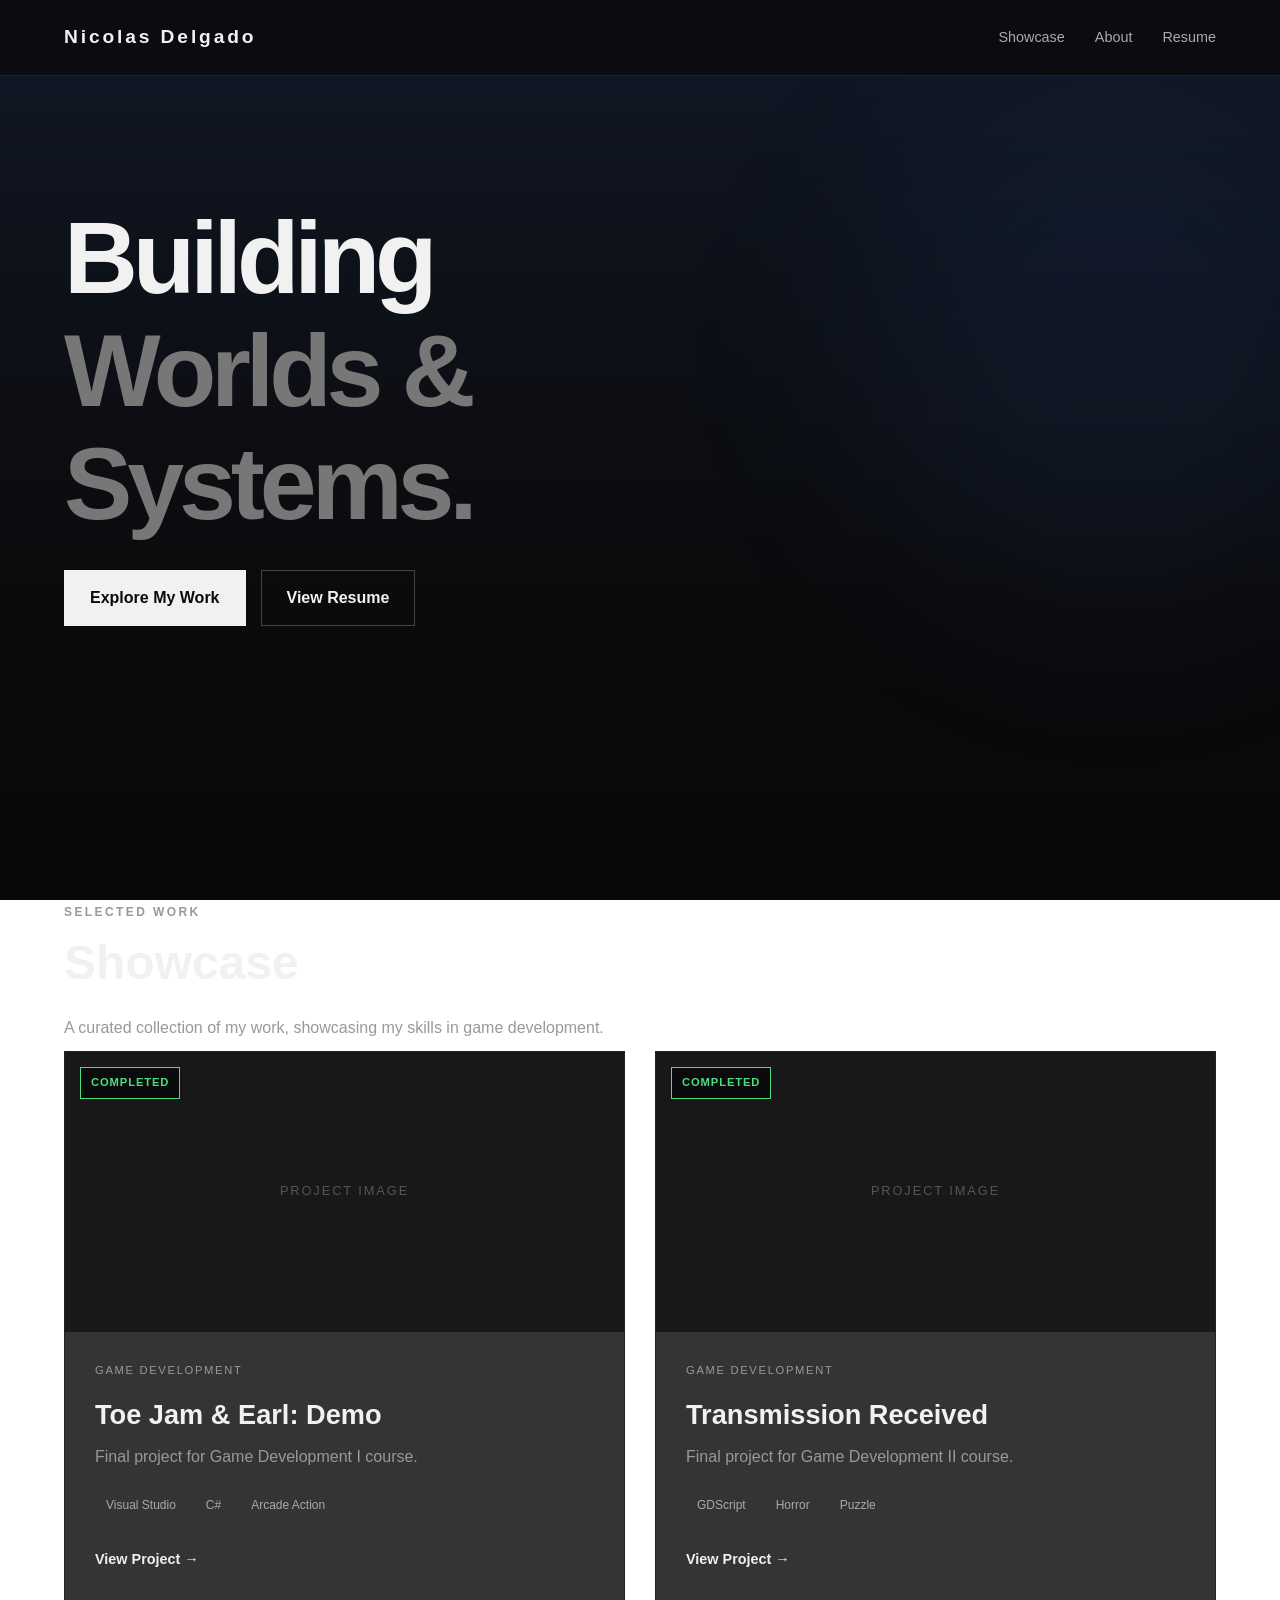
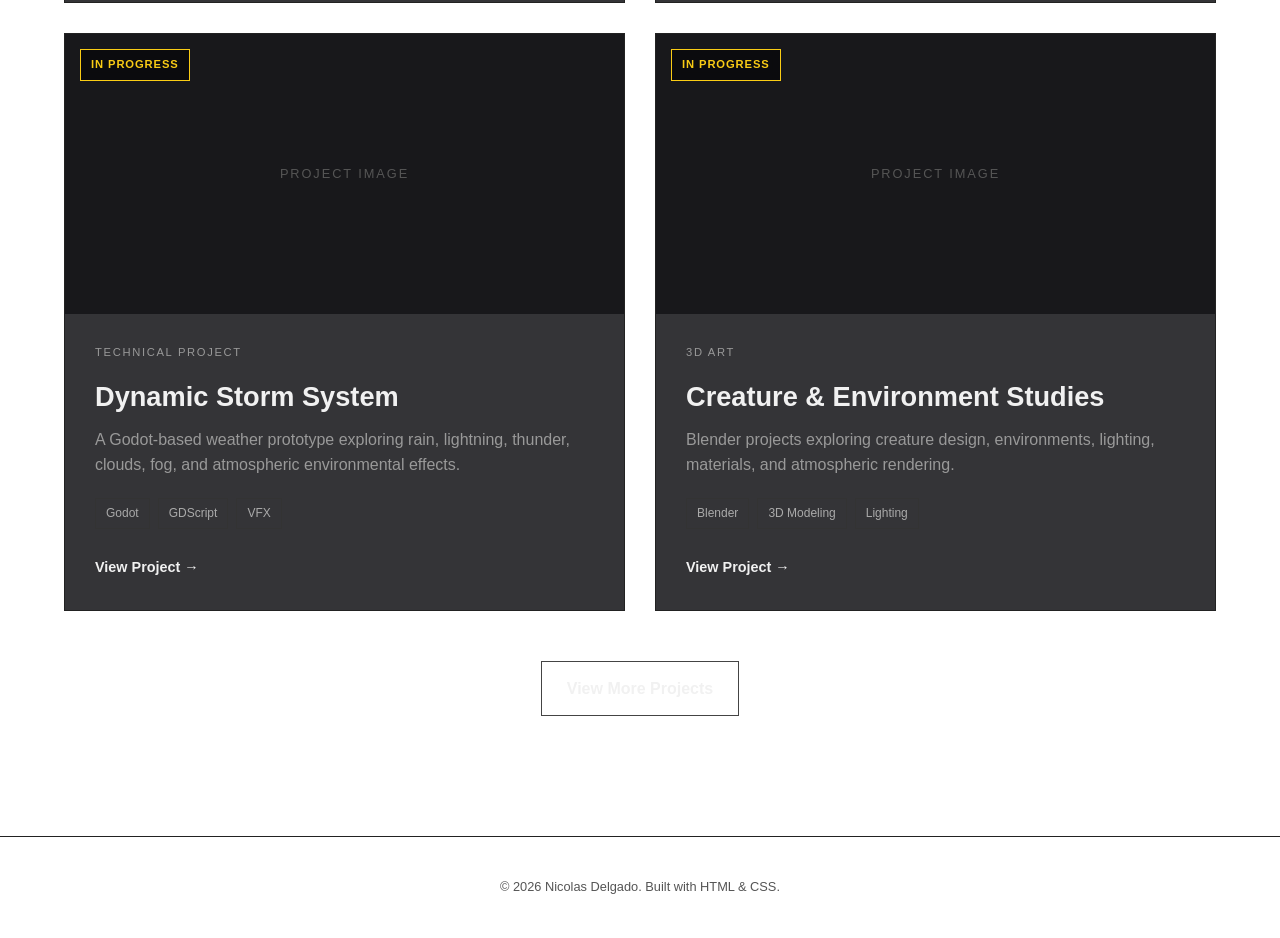
<file: index.html>
<!DOCTYPE html>
<html lang="en">
<head>
    <meta charset="UTF-8">
    <meta name="viewport" content="width=device-width, initial-scale=1.0">

    <title>Projects | Nicolas Delgado</title>

    <link rel="stylesheet" href="style.css">
</head>

<body>

    <!-- =========================
         NAVIGATION
    ========================== -->

    <header>
        <nav class="navbar">

            <a href="#" class="logo">Nicolas Delgado</a>

            <div class="nav-links">
                <a href="#projects">Showcase</a>
                <a href="about.html">About</a>

                <a href="resume.pdf" target="_blank">Resume</a>
            </div>

        </nav>
    </header>


    <main>

        <!-- =========================
             HERO
        ========================== -->

        <section class="hero">

            <div class="hero-content">

                <h1>
                    Building 
                    <span>Worlds & Systems.</span>
                </h1>

                <div class="hero-buttons">

                    <a href="projects.html" class="button primary">
                        Explore My Work
                    </a>

                    <a href="resume.pdf" class="button secondary" target="_blank">
                        View Resume
                    </a>

                </div>

            </div>


        </section>


        <!-- =========================
             FEATURED PROJECTS
        ========================== -->

        <section id="projects" class="section">

            <div class="section-heading">

                <p class="eyebrow">SELECTED WORK</p>

                <h2>Showcase</h2>

                <p>
                    A curated collection of my work, showcasing my skills
                    in game development.
                </p>

            </div>


            <div class="project-grid">


                <!-- PROJECT 1 -->

                <article class="project-card">

                    <div class="project-image">

                        <div class="project-status completed">
                            Completed
                        </div>

                        <div class="placeholder">
                            PROJECT IMAGE
                        </div>

                    </div>

                    <div class="project-content">

                        <p class="project-type">
                            GAME DEVELOPMENT
                        </p>

                        <h3>
                            Toe Jam & Earl: Demo
                        </h3>

                        <p>
                            Final project for Game Development I course.
                        </p>

                        <div class="tags">

                            <span>Visual Studio</span>
                            <span>C#</span>
                            <span>Arcade Action</span>

                        </div>

                        <a
                            href="projects/project-TJE.html"
                            class="project-link"
                        >
                            View Project →
                        </a>

                    </div>

                </article>

                <!-- PROJECT 2 -->

                <article class="project-card">

                    <div class="project-image">

                        <div class="project-status completed">
                            Completed
                        </div>

                        <div class="placeholder">
                            PROJECT IMAGE
                        </div>

                    </div>

                    <div class="project-content">

                        <p class="project-type">
                            GAME DEVELOPMENT
                        </p>

                        <h3>
                            Transmission Received
                        </h3>

                        <p>
                            Final project for Game Development II course.
                        </p>

                        <div class="tags">

                            <span>GDScript</span>
                            <span>Horror</span>
                            <span>Puzzle</span>

                        </div>

                        <a
                            href="projects/project-TR.html"
                            class="project-link"
                        >
                            View Project →
                        </a>

                    </div>

                </article>

                <!-- PROJECT 3 -->

                <article class="project-card">

                    <div class="project-image">

                        <div class="project-status in-progress">
                            In Progress
                        </div>

                        <div class="placeholder">
                            PROJECT IMAGE
                        </div>

                    </div>


                    <div class="project-content">

                        <p class="project-type">
                            TECHNICAL PROJECT
                        </p>

                        <h3>Dynamic Storm System</h3>

                        <p>
                            A Godot-based weather prototype exploring rain,
                            lightning, thunder, clouds, fog, and atmospheric
                            environmental effects.
                        </p>

                        <div class="tags">
                            <span>Godot</span>
                            <span>GDScript</span>
                            <span>VFX</span>
                        </div>

                        <a href="projects/systems-weather.html" class="project-link">
                            View Project →
                        </a>

                    </div>

                </article>

                <!-- PROJECT 4 -->

                <article class="project-card">

                    <div class="project-image">

                        <div class="project-status in-progress">
                            In Progress
                        </div>

                        <div class="placeholder">
                            PROJECT IMAGE
                        </div>

                    </div>


                    <div class="project-content">

                        <p class="project-type">
                            3D ART
                        </p>

                        <h3>Creature & Environment Studies</h3>

                        <p>
                            Blender projects exploring creature design,
                            environments, lighting, materials, and atmospheric
                            rendering.
                        </p>

                        <div class="tags">
                            <span>Blender</span>
                            <span>3D Modeling</span>
                            <span>Lighting</span>
                        </div>

                        <a href="projects/project-creature.html" class="project-link">
                            View Project →
                        </a>

                    </div>

                </article>


            </div>


            <!-- EXPANDED PORTFOLIO BUTTON -->

            <div class="view-more-wrapper">

                <a href="projects.html" class="button secondary">
                    View More Projects
                </a>

            </div>

        </section>


    </main>


    <!-- =========================
         FOOTER
    ========================== -->

    <footer>

        <p>
            © 2026 Nicolas Delgado. Built with HTML & CSS.
        </p>

    </footer>


</body>
</html>
</file>
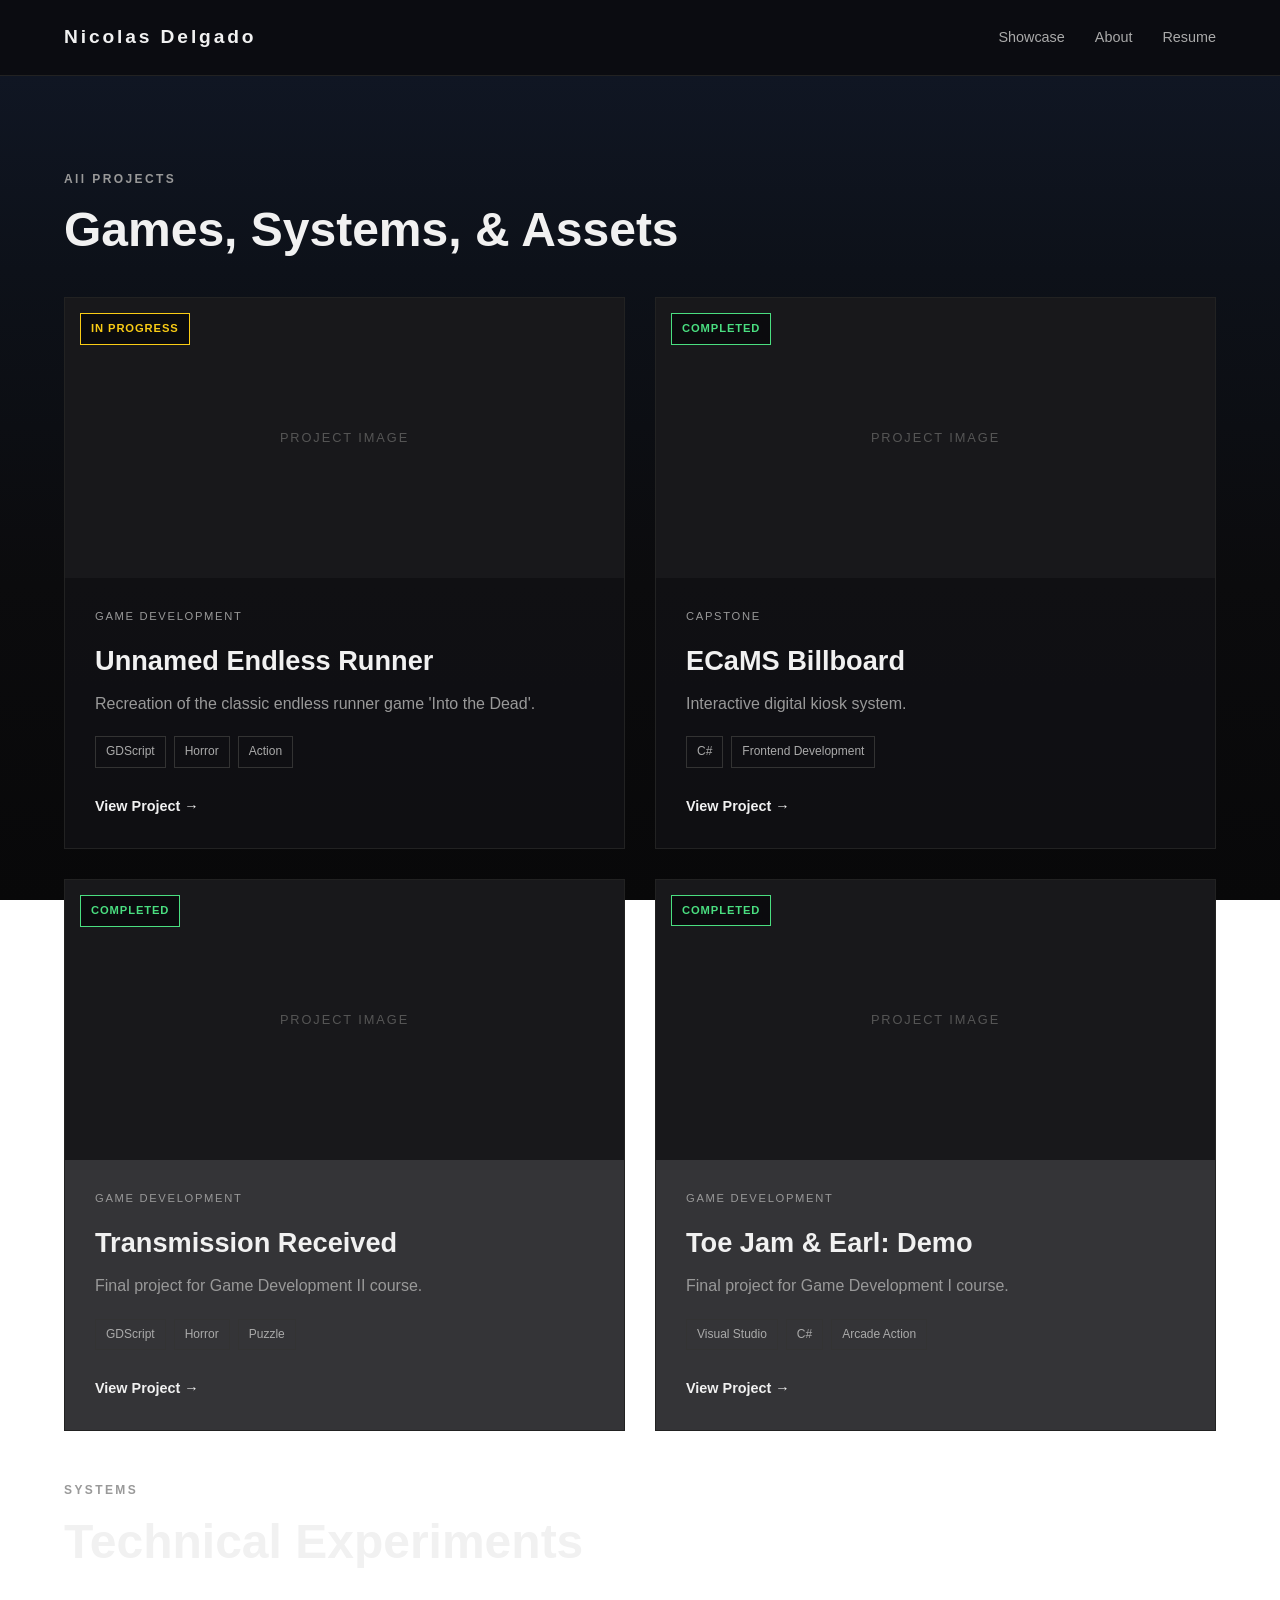
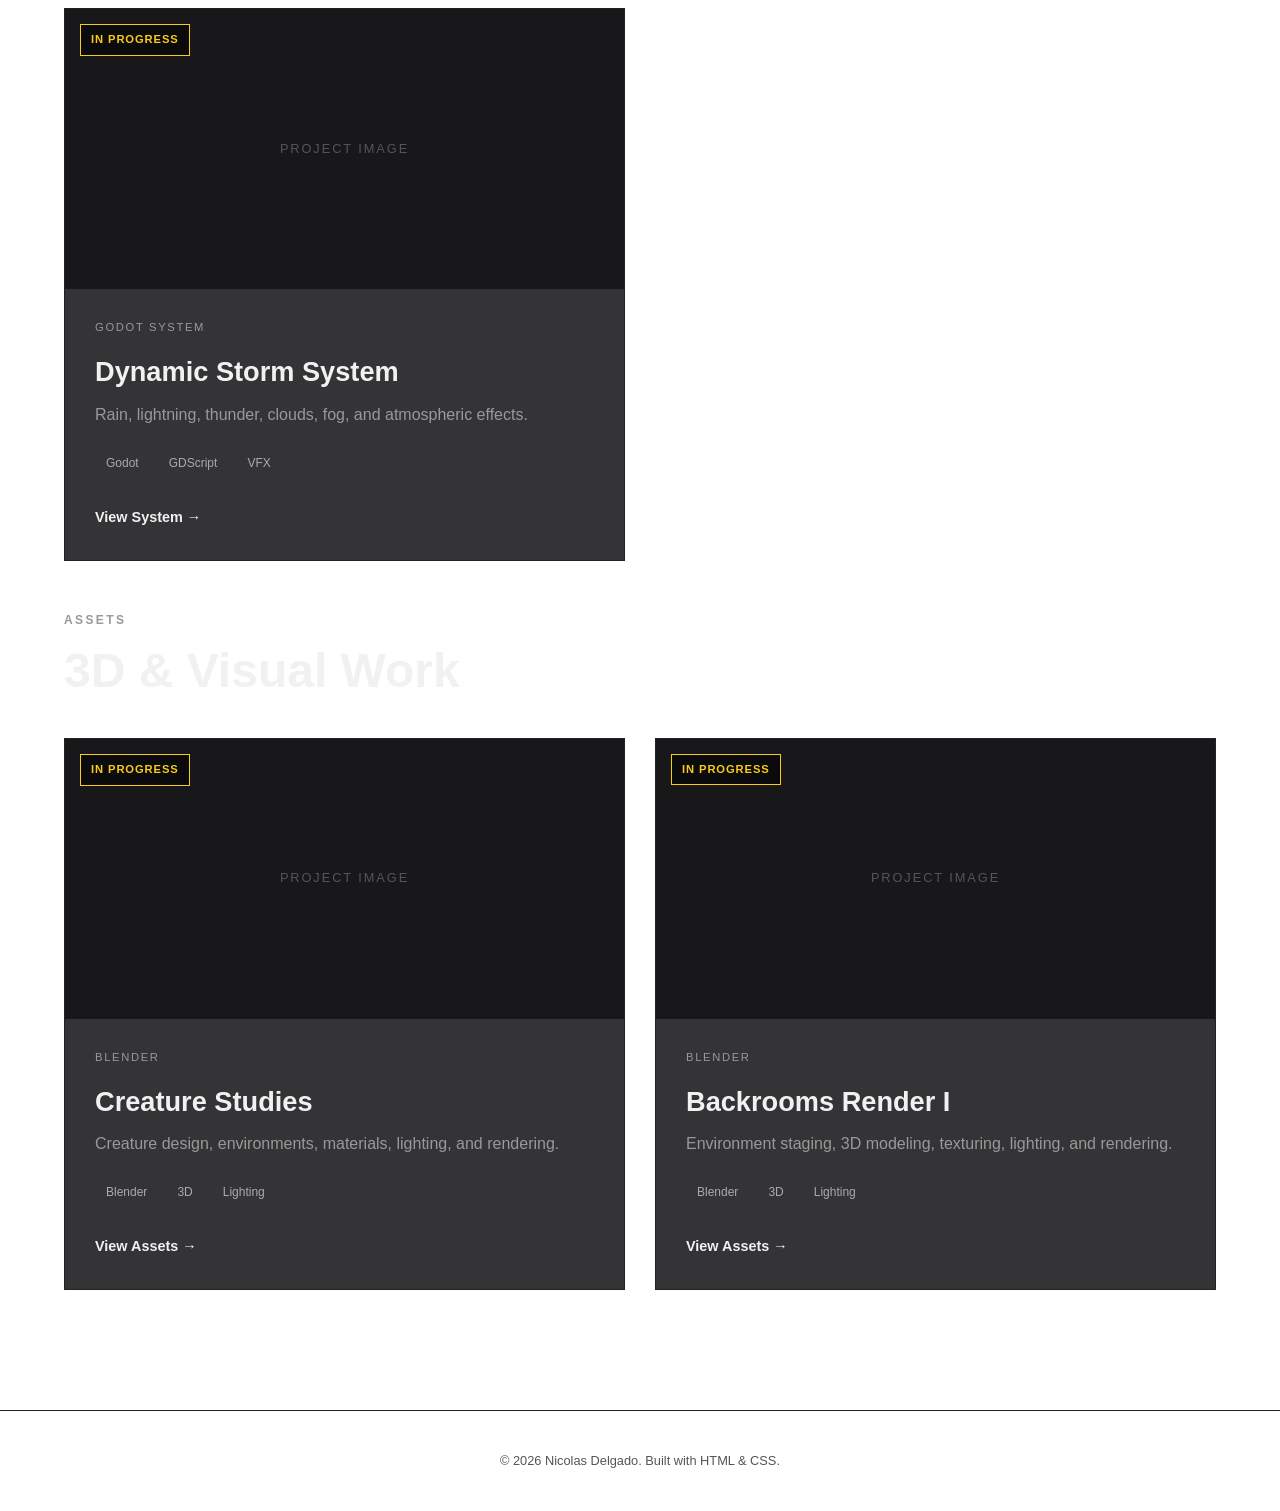
<file: projects.html>
<!DOCTYPE html>
<html lang="en">

<head>

    <meta charset="UTF-8">

    <meta
        name="viewport"
        content="width=device-width, initial-scale=1.0"
    >

    <title>Projects | Nicolas Delgado</title>

    <link rel="stylesheet" href="style.css">

</head>


<body>


<header>

    <nav class="navbar">

        <a href="index.html" class="logo">
            Nicolas Delgado
        </a>

        <div class="nav-links">

            <a href="index.html#projects">
                Showcase
            </a>

            <a href="about.html#about">
                About
            </a>

            <a href="resume.pdf" target="_blank">
                Resume
            </a>

        </div>

    </nav>

</header>


<main>


    <!-- =========================
         PAGE HEADER
    ========================== -->

    <section class="section">

        <div class="portfolio-category">

            <p class="eyebrow">
                All PROJECTS
            </p>

            <h2>
                Games, Systems, & Assets
            </h2>


            <div class="project-grid">

                <article class="project-card">

                    <div class="project-image">

                        <div class="project-status in-progress">
                            In Progress
                        </div>

                        <div class="placeholder">
                            PROJECT IMAGE
                        </div>

                    </div>

                    <div class="project-content">

                        <p class="project-type">
                            GAME DEVELOPMENT
                        </p>

                        <h3>
                            Unnamed Endless Runner
                        </h3>

                        <p>
                            Recreation of the classic endless runner game 'Into the Dead'.
                        </p>

                        <div class="tags">

                            <span>GDScript</span>
                            <span>Horror</span>
                            <span>Action</span>

                        </div>

                        <a
                            href="projects/project-runZ.html"
                            class="project-link"
                        >
                            View Project →
                        </a>

                    </div>

                </article>

                <article class="project-card">

                    <div class="project-image">

                        <div class="project-status completed">
                            Completed
                        </div>

                        <div class="placeholder">
                            PROJECT IMAGE
                        </div>

                    </div>

                    <div class="project-content">

                        <p class="project-type">
                            CAPSTONE
                        </p>

                        <h3>
                            ECaMS Billboard
                        </h3>

                        <p>
                            Interactive digital kiosk system.
                        </p>

                        <div class="tags">

                            <span>C#</span>
                            <span>Frontend Development</span>

                        </div>

                        <a
                            href="projects/project-ecams.html"
                            class="project-link"
                        >
                            View Project →
                        </a>

                    </div>

                </article>

                                <article class="project-card">

                    <div class="project-image">

                        <div class="project-status completed">
                            Completed
                        </div>

                        <div class="placeholder">
                            PROJECT IMAGE
                        </div>

                    </div>

                    <div class="project-content">

                        <p class="project-type">
                            GAME DEVELOPMENT
                        </p>

                        <h3>
                            Transmission Received
                        </h3>

                        <p>
                            Final project for Game Development II course.
                        </p>

                        <div class="tags">

                            <span>GDScript</span>
                            <span>Horror</span>
                            <span>Puzzle</span>

                        </div>

                        <a
                            href="projects/project-TR.html"
                            class="project-link"
                        >
                            View Project →
                        </a>

                    </div>

                </article>

                <article class="project-card">

                    <div class="project-image">

                        <div class="project-status completed">
                            Completed
                        </div>

                        <div class="placeholder">
                            PROJECT IMAGE
                        </div>

                    </div>

                    <div class="project-content">

                        <p class="project-type">
                            GAME DEVELOPMENT
                        </p>

                        <h3>
                            Toe Jam & Earl: Demo
                        </h3>

                        <p>
                            Final project for Game Development I course.
                        </p>

                        <div class="tags">

                            <span>Visual Studio</span>
                            <span>C#</span>
                            <span>Arcade Action</span>

                        </div>

                        <a
                            href="projects/project-TJE.html"
                            class="project-link"
                        >
                            View Project →
                        </a>

                    </div>

                </article>

            </div>

        </div>


        <!-- =========================
             SYSTEMS
        ========================== -->

        <div class="portfolio-category">

            <p class="eyebrow">
                SYSTEMS
            </p>

            <h2>
                Technical Experiments
            </h2>


            <div class="project-grid">


                <article class="project-card">

                    <div class="project-image">

                        <div class="project-status in-progress">
                            In Progress
                        </div>

                        <div class="placeholder">
                            PROJECT IMAGE
                        </div>

                    </div>

                    <div class="project-content">

                        <p class="project-type">
                            GODOT SYSTEM
                        </p>

                        <h3>
                            Dynamic Storm System
                        </h3>

                        <p>
                            Rain, lightning, thunder, clouds,
                            fog, and atmospheric effects.
                        </p>

                        <div class="tags">

                            <span>Godot</span>
                            <span>GDScript</span>
                            <span>VFX</span>

                        </div>

                        <a
                            href="projects/systems-weather.html"
                            class="project-link"
                        >
                            View System →
                        </a>

                    </div>

                </article>


            </div>

        </div>


        <!-- =========================
             ASSETS
        ========================== -->

        <div class="portfolio-category">

            <p class="eyebrow">
                ASSETS
            </p>

            <h2>
                3D & Visual Work
            </h2>


            <div class="project-grid">


                <article class="project-card">

                    <div class="project-image">

                        <div class="project-status in-progress">
                            In Progress
                        </div>

                        <div class="placeholder">
                            PROJECT IMAGE
                        </div>

                    </div>

                    <div class="project-content">

                        <p class="project-type">
                            BLENDER
                        </p>

                        <h3>
                            Creature Studies
                        </h3>

                        <p>
                            Creature design, environments,
                            materials, lighting, and rendering.
                        </p>

                        <div class="tags">

                            <span>Blender</span>
                            <span>3D</span>
                            <span>Lighting</span>

                        </div>

                        <a
                            href="projects/project-creature.html"
                            class="project-link"
                        >
                            View Assets →
                        </a>

                    </div>

                </article>

                <article class="project-card">

                    <div class="project-image">

                        <div class="project-status in-progress">
                            In Progress
                        </div>

                        <div class="placeholder">
                            PROJECT IMAGE
                        </div>

                    </div>

                    <div class="project-content">

                        <p class="project-type">
                            BLENDER
                        </p>

                        <h3>
                            Backrooms Render I
                        </h3>

                        <p>
                            Environment staging, 3D modeling, texturing,
                            lighting, and rendering.
                        </p>

                        <div class="tags">

                            <span>Blender</span>
                            <span>3D</span>
                            <span>Lighting</span>

                        </div>

                        <a
                            href="projects/render-backrooms-1.html"
                            class="project-link"
                        >
                            View Assets →
                        </a>

                    </div>

                </article>

            </div>

        </div>

    </section>

</main>


<footer>

    <p>
        © 2026 Nicolas Delgado. Built with HTML & CSS.
    </p>

</footer>

</body>

</html>
</file>
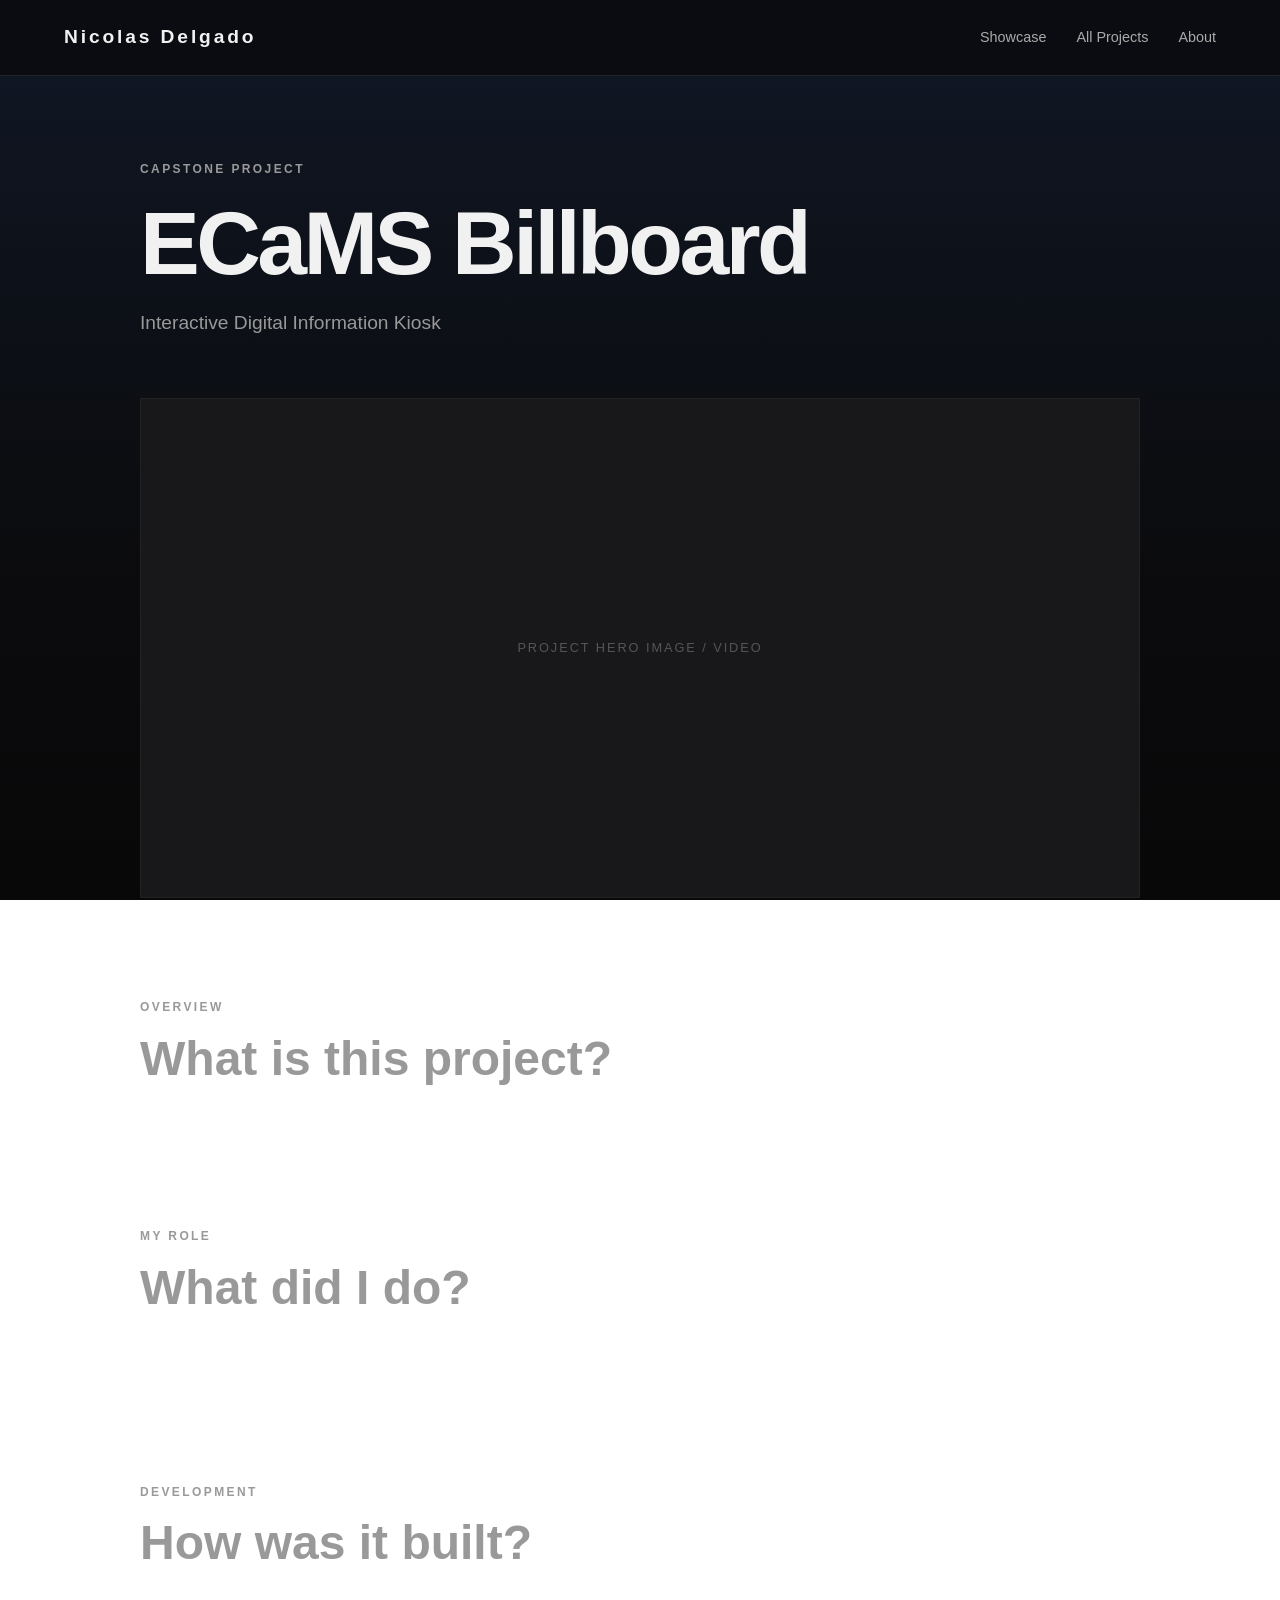
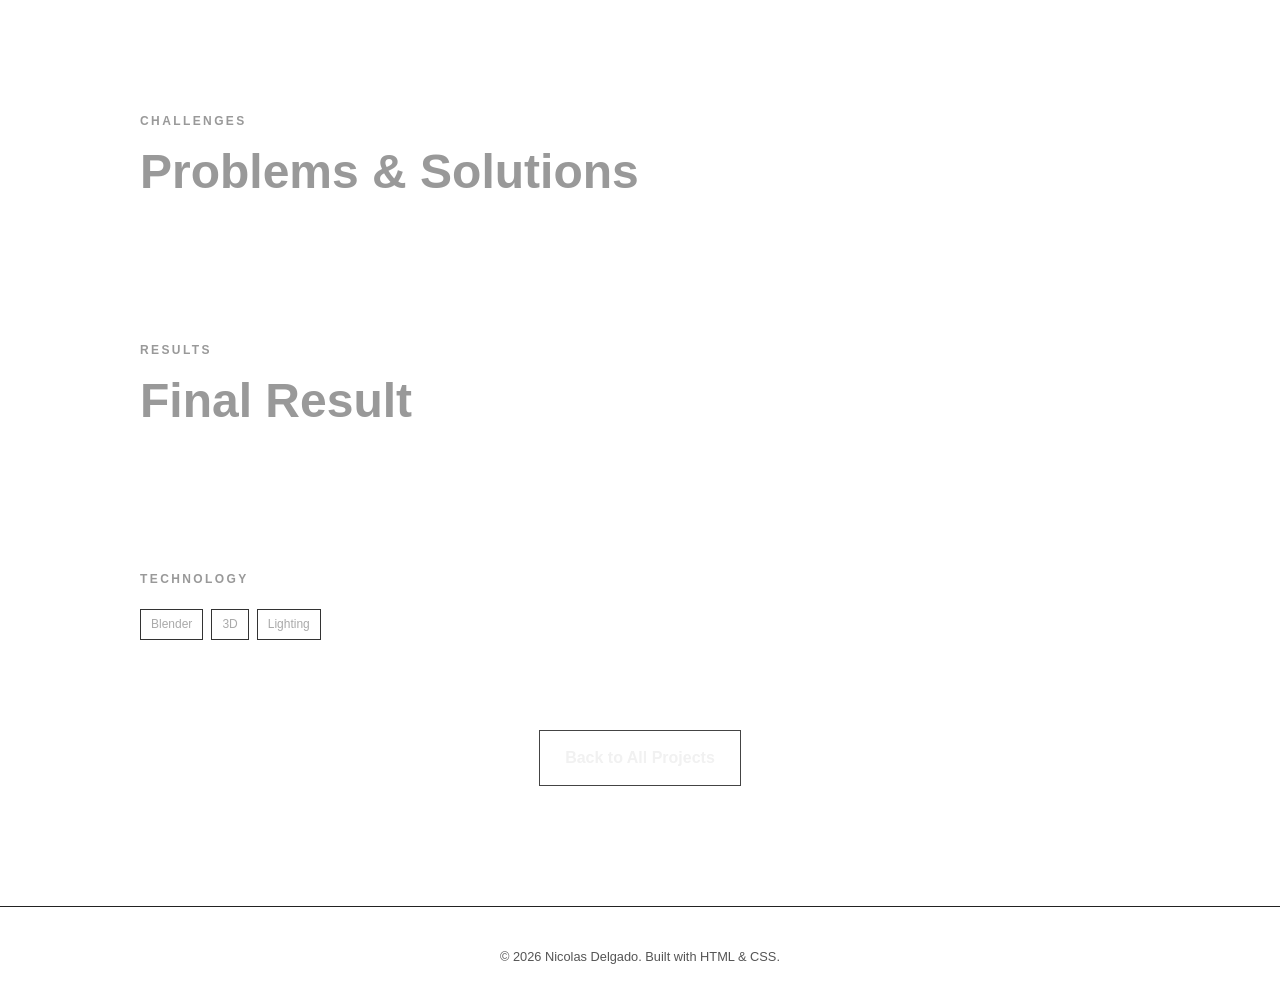
<file: projects/project-creature.html>
<!DOCTYPE html>
<html lang="en">

<head>

    <meta charset="UTF-8">

    <meta
        name="viewport"
        content="width=device-width, initial-scale=1.0"
    >

    <title>ECaMS Billboard | Nicolas Delgado</title>

    <link rel="stylesheet" href="../style.css">

</head>


<body>


<header>

    <nav class="navbar">

        <a href="../index.html" class="logo">
            Nicolas Delgado
        </a>

        <div class="nav-links">

            <a href="../index.html#projects">
                Showcase
            </a>

            <a href="../projects.html">
                All Projects
            </a>

            <a href="../about.html#about">
                About
            </a>
        </div>

    </nav>

</header>


<main>


    <!-- =========================
         PROJECT HEADER
    ========================== -->

    <section class="section project-detail">

        <p class="eyebrow">
            CAPSTONE PROJECT
        </p>

        <h1>
            ECaMS Billboard
        </h1>

        <p class="project-detail-subtitle">
            Interactive Digital Information Kiosk
        </p>


        <div class="project-detail-image">

            <div class="placeholder">
                PROJECT HERO IMAGE / VIDEO
            </div>

        </div>


        <!-- =========================
             OVERVIEW
        ========================== -->

        <div class="detail-section">

            <p class="eyebrow">
                OVERVIEW
            </p>

            <h2>
                What is this project?
            </h2>

            <p>
                Write a detailed explanation of what the project
                is and what problem it was designed to solve.
            </p>

        </div>


        <!-- =========================
             MY ROLE
        ========================== -->

        <div class="detail-section">

            <p class="eyebrow">
                MY ROLE
            </p>

            <h2>
                What did I do?
            </h2>

            <p>
                Describe your personal contributions to the project.
                Focus specifically on what you designed, programmed,
                modeled, implemented, or managed.
            </p>

        </div>


        <!-- =========================
             DEVELOPMENT
        ========================== -->

        <div class="detail-section">

            <p class="eyebrow">
                DEVELOPMENT
            </p>

            <h2>
                How was it built?
            </h2>

            <p>
                Explain the development process, architecture,
                systems, tools, and important technical decisions.
            </p>

        </div>


        <!-- =========================
             CHALLENGES
        ========================== -->

        <div class="detail-section">

            <p class="eyebrow">
                CHALLENGES
            </p>

            <h2>
                Problems & Solutions
            </h2>

            <p>
                Describe a difficult problem you encountered,
                why it was difficult, and how you solved it.
            </p>

        </div>


        <!-- =========================
             RESULTS
        ========================== -->

        <div class="detail-section">

            <p class="eyebrow">
                RESULTS
            </p>

            <h2>
                Final Result
            </h2>

            <p>
                Explain what you ultimately accomplished and
                what you learned from the project.
            </p>

        </div>


        <!-- =========================
             TECHNOLOGY
        ========================== -->

        <div class="detail-section">

            <p class="eyebrow">
                TECHNOLOGY
            </p>

            <div class="tags">

                <span>Blender</span>
                <span>3D</span>
                <span>Lighting</span>

            </div>

        </div>


        <div class="view-more-wrapper">

            <a
                href="../projects.html"
                class="button secondary"
            >
                Back to All Projects
            </a>

        </div>

    </section>

</main>


<footer>

    <p>
        © 2026 Nicolas Delgado. Built with HTML & CSS.
    </p>

</footer>


</body>

</html>
</file>
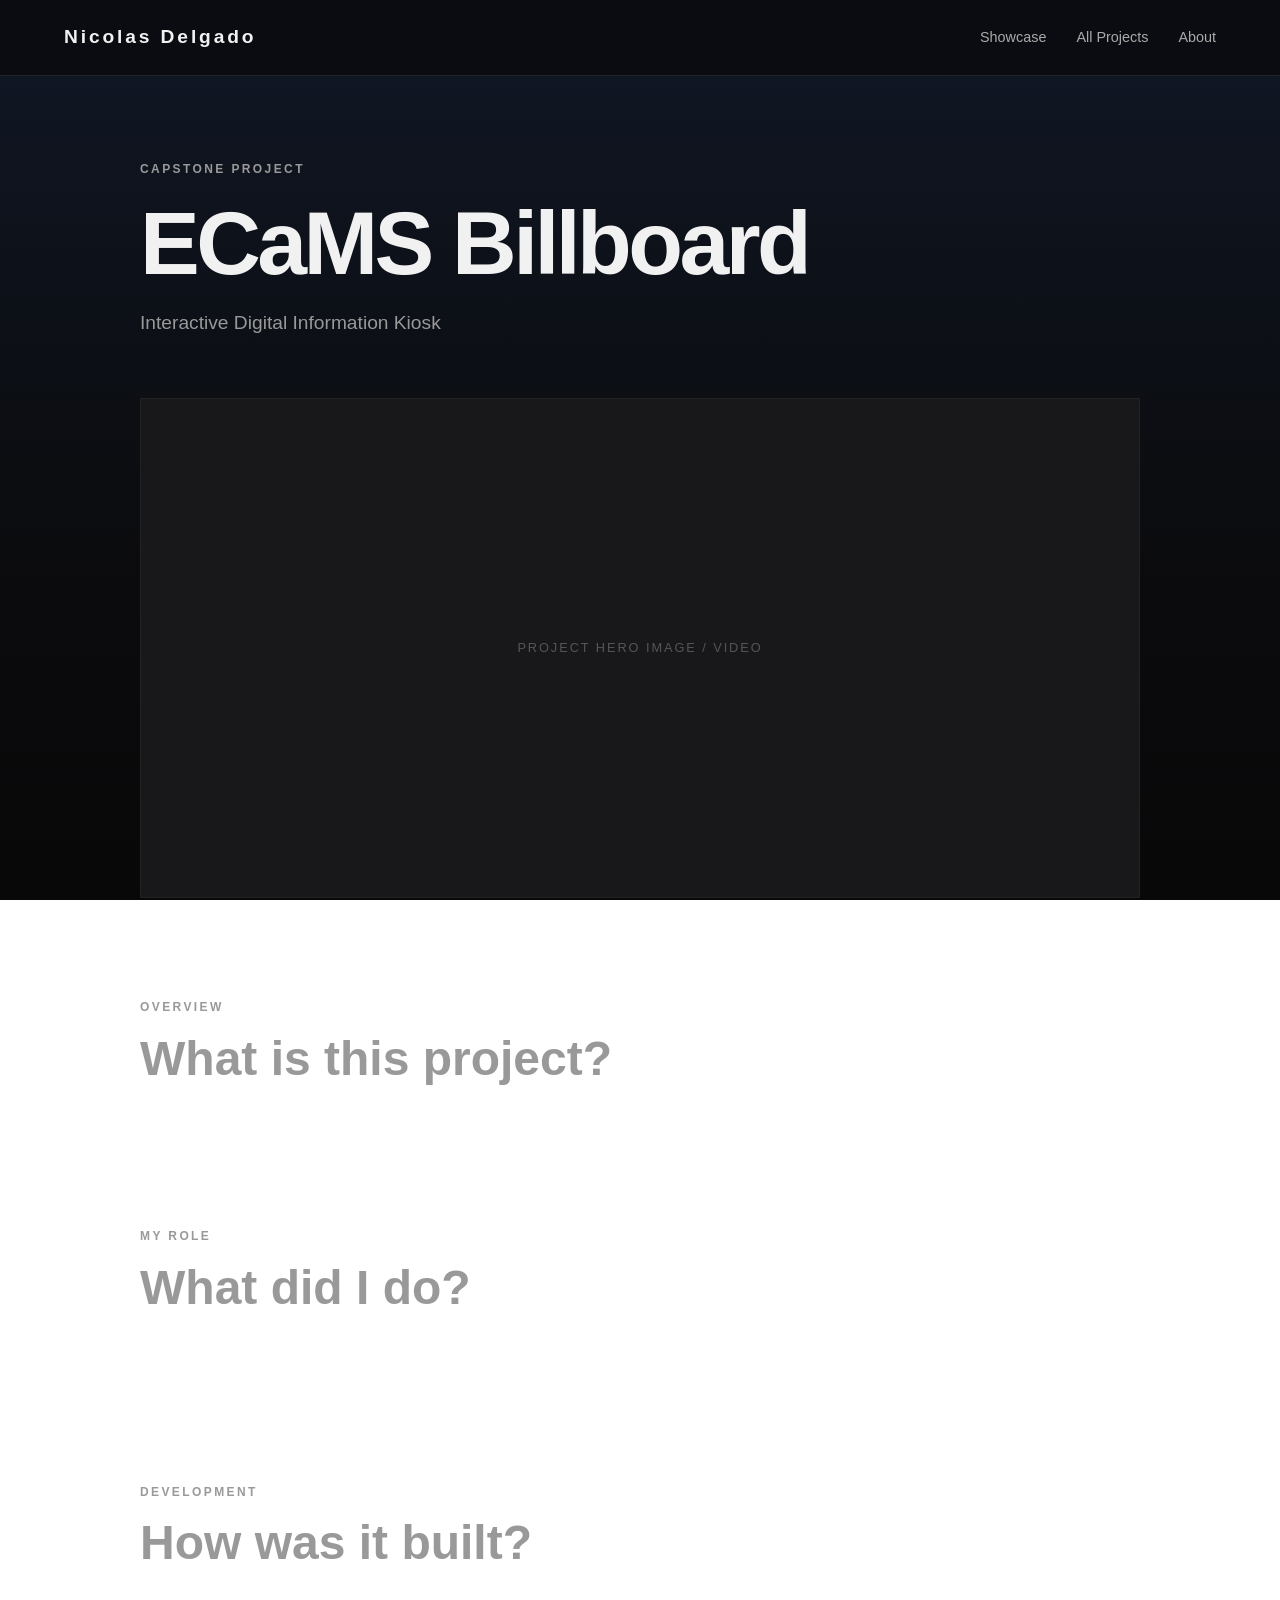
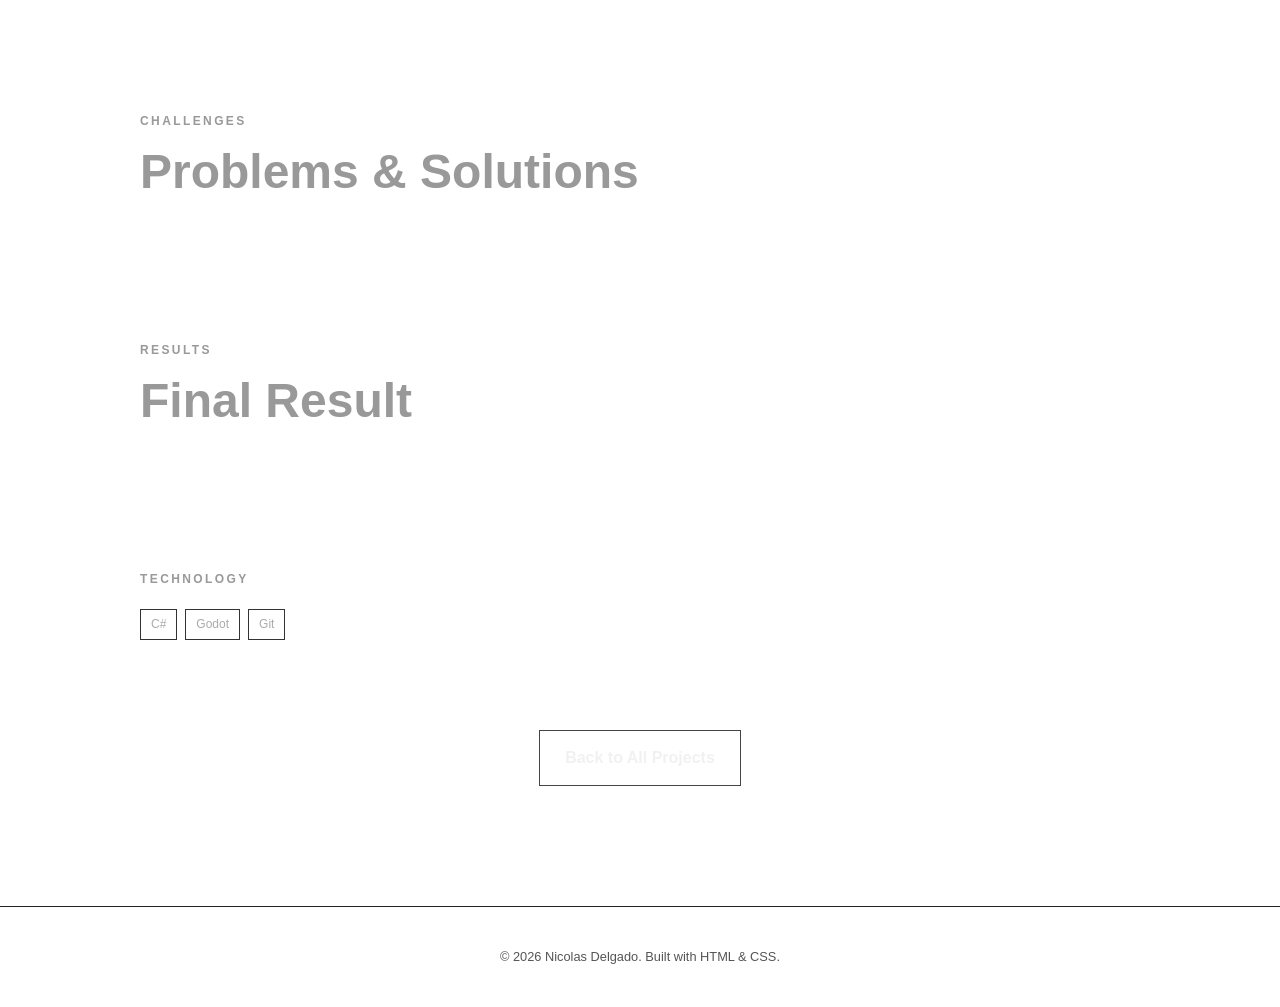
<file: projects/project-ecams.html>
<!DOCTYPE html>
<html lang="en">

<head>

    <meta charset="UTF-8">

    <meta
        name="viewport"
        content="width=device-width, initial-scale=1.0"
    >

    <title>ECaMS Billboard | Nicolas Delgado</title>

    <link rel="stylesheet" href="../style.css">

</head>


<body>


<header>

    <nav class="navbar">

        <a href="../index.html" class="logo">
            Nicolas Delgado
        </a>

        <div class="nav-links">

            <a href="../index.html#projects">
                Showcase
            </a>

            <a href="../projects.html">
                All Projects
            </a>

            <a href="../about.html#about">
                About
            </a>

        </div>

    </nav>

</header>


<main>


    <!-- =========================
         PROJECT HEADER
    ========================== -->

    <section class="section project-detail">

        <p class="eyebrow">
            CAPSTONE PROJECT
        </p>

        <h1>
            ECaMS Billboard
        </h1>

        <p class="project-detail-subtitle">
            Interactive Digital Information Kiosk
        </p>


        <div class="project-detail-image">

            <div class="placeholder">
                PROJECT HERO IMAGE / VIDEO
            </div>

        </div>


        <!-- =========================
             OVERVIEW
        ========================== -->

        <div class="detail-section">

            <p class="eyebrow">
                OVERVIEW
            </p>

            <h2>
                What is this project?
            </h2>

            <p>
                Write a detailed explanation of what the project
                is and what problem it was designed to solve.
            </p>

        </div>


        <!-- =========================
             MY ROLE
        ========================== -->

        <div class="detail-section">

            <p class="eyebrow">
                MY ROLE
            </p>

            <h2>
                What did I do?
            </h2>

            <p>
                Describe your personal contributions to the project.
                Focus specifically on what you designed, programmed,
                modeled, implemented, or managed.
            </p>

        </div>


        <!-- =========================
             DEVELOPMENT
        ========================== -->

        <div class="detail-section">

            <p class="eyebrow">
                DEVELOPMENT
            </p>

            <h2>
                How was it built?
            </h2>

            <p>
                Explain the development process, architecture,
                systems, tools, and important technical decisions.
            </p>

        </div>


        <!-- =========================
             CHALLENGES
        ========================== -->

        <div class="detail-section">

            <p class="eyebrow">
                CHALLENGES
            </p>

            <h2>
                Problems & Solutions
            </h2>

            <p>
                Describe a difficult problem you encountered,
                why it was difficult, and how you solved it.
            </p>

        </div>


        <!-- =========================
             RESULTS
        ========================== -->

        <div class="detail-section">

            <p class="eyebrow">
                RESULTS
            </p>

            <h2>
                Final Result
            </h2>

            <p>
                Explain what you ultimately accomplished and
                what you learned from the project.
            </p>

        </div>


        <!-- =========================
             TECHNOLOGY
        ========================== -->

        <div class="detail-section">

            <p class="eyebrow">
                TECHNOLOGY
            </p>

            <div class="tags">

                <span>C#</span>
                <span>Godot</span>
                <span>Git</span>

            </div>

        </div>


        <div class="view-more-wrapper">

            <a
                href="../projects.html"
                class="button secondary"
            >
                Back to All Projects
            </a>

        </div>

    </section>

</main>


<footer>

    <p>
        © 2026 Nicolas Delgado. Built with HTML & CSS.
    </p>

</footer>


</body>

</html>
</file>
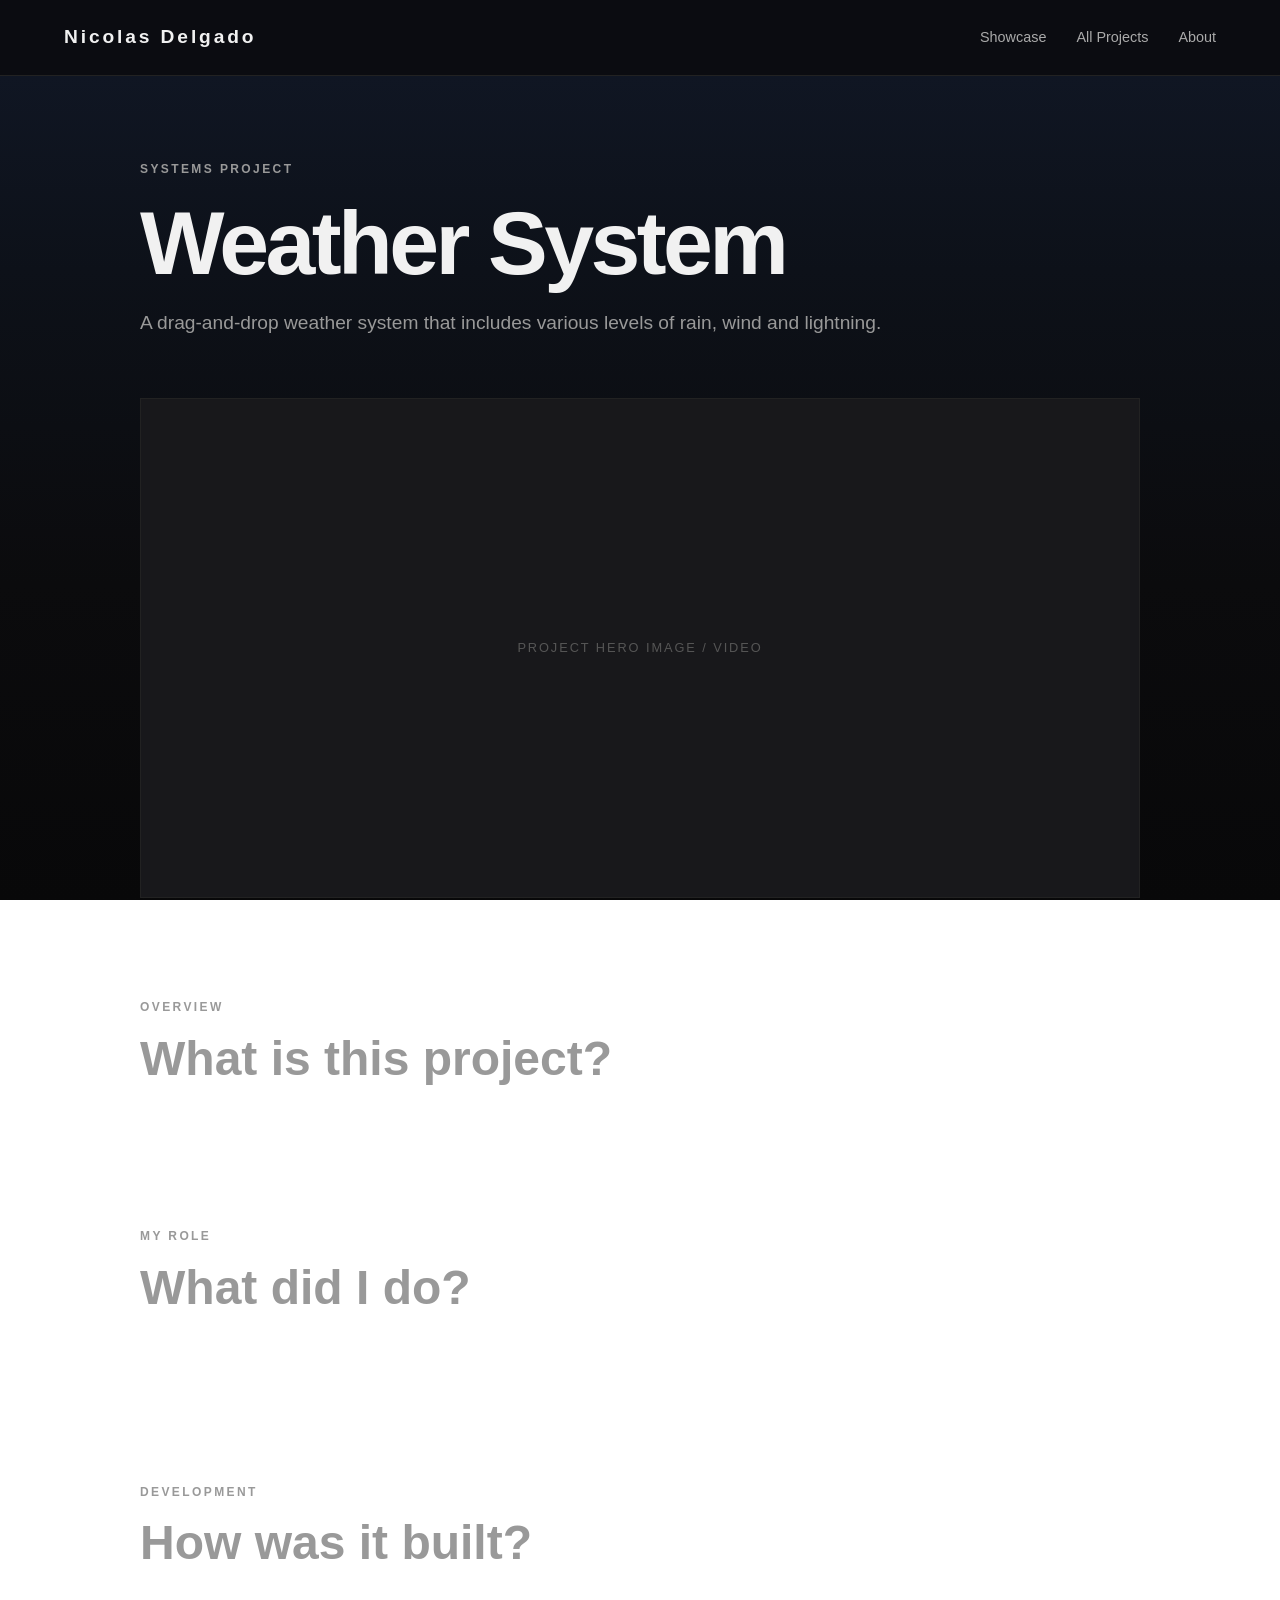
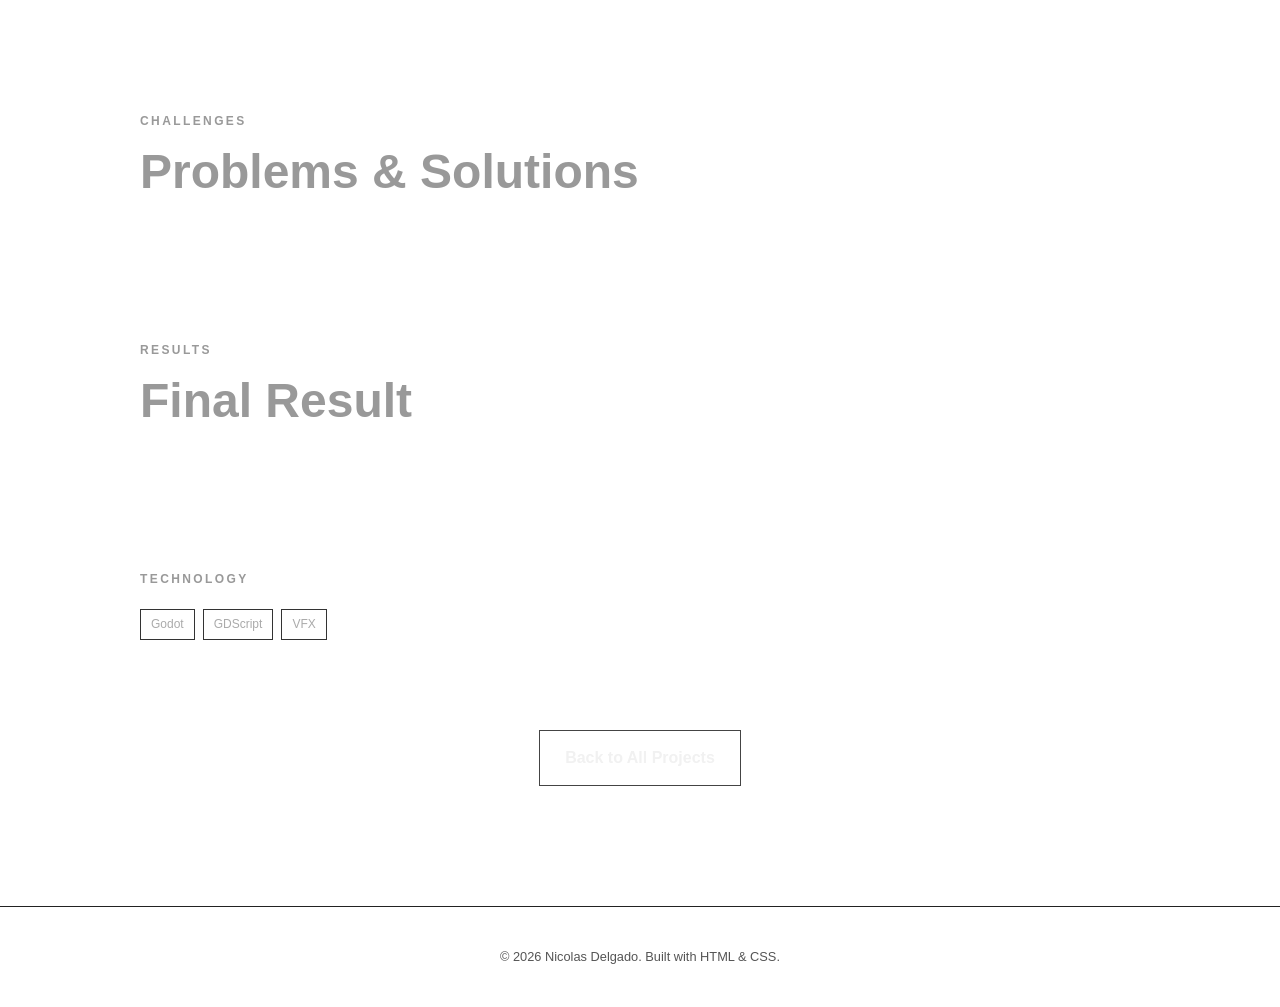
<file: projects/systems-weather.html>
<!DOCTYPE html>
<html lang="en">

<head>

    <meta charset="UTF-8">

    <meta
        name="viewport"
        content="width=device-width, initial-scale=1.0"
    >

    <title>Dynamic Weather System</title>

    <link rel="stylesheet" href="../style.css">

</head>


<body>


<header>

    <nav class="navbar">

        <a href="../index.html" class="logo">
            Nicolas Delgado
        </a>

        <div class="nav-links">

            <a href="../index.html#projects">
                Showcase
            </a>

            <a href="../projects.html">
                All Projects
            </a>

            <a href="../about.html#about">
                About
            </a>

        </div>

    </nav>

</header>


<main>


    <!-- =========================
         PROJECT HEADER
    ========================== -->

    <section class="section project-detail">

        <p class="eyebrow">
            SYSTEMS PROJECT
        </p>

        <h1>
            Weather System
        </h1>

        <p class="project-detail-subtitle">
            A drag-and-drop weather system that includes various levels of rain, wind and lightning.
        </p>


        <div class="project-detail-image">

            <div class="placeholder">
                PROJECT HERO IMAGE / VIDEO
            </div>

        </div>


        <!-- =========================
             OVERVIEW
        ========================== -->

        <div class="detail-section">

            <p class="eyebrow">
                OVERVIEW
            </p>

            <h2>
                What is this project?
            </h2>

            <p>
                Write a detailed explanation of what the project
                is and what problem it was designed to solve.
            </p>

        </div>


        <!-- =========================
             MY ROLE
        ========================== -->

        <div class="detail-section">

            <p class="eyebrow">
                MY ROLE
            </p>

            <h2>
                What did I do?
            </h2>

            <p>
                Describe your personal contributions to the project.
                Focus specifically on what you designed, programmed,
                modeled, implemented, or managed.
            </p>

        </div>


        <!-- =========================
             DEVELOPMENT
        ========================== -->

        <div class="detail-section">

            <p class="eyebrow">
                DEVELOPMENT
            </p>

            <h2>
                How was it built?
            </h2>

            <p>
                Explain the development process, architecture,
                systems, tools, and important technical decisions.
            </p>

        </div>


        <!-- =========================
             CHALLENGES
        ========================== -->

        <div class="detail-section">

            <p class="eyebrow">
                CHALLENGES
            </p>

            <h2>
                Problems & Solutions
            </h2>

            <p>
                Describe a difficult problem you encountered,
                why it was difficult, and how you solved it.
            </p>

        </div>


        <!-- =========================
             RESULTS
        ========================== -->

        <div class="detail-section">

            <p class="eyebrow">
                RESULTS
            </p>

            <h2>
                Final Result
            </h2>

            <p>
                Explain what you ultimately accomplished and
                what you learned from the project.
            </p>

        </div>


        <!-- =========================
             TECHNOLOGY
        ========================== -->

        <div class="detail-section">

            <p class="eyebrow">
                TECHNOLOGY
            </p>

            <div class="tags">

                <span>Godot</span>
                <span>GDScript</span>
                <span>VFX</span>

            </div>

        </div>


        <div class="view-more-wrapper">

            <a
                href="../projects.html"
                class="button secondary"
            >
                Back to All Projects
            </a>

        </div>

    </section>

</main>


<footer>

    <p>
        © 2026 Nicolas Delgado. Built with HTML & CSS.
    </p>

</footer>


</body>

</html>
</file>
<file: style.css>
/* =========================

   GLOBAL

\========================= */



* {

    margin: 0;

    padding: 0;

    box-sizing: border-box;

}



html {

    scroll-behavior: smooth;

}



body {

    background:

        linear-gradient(

            180deg,

            #111827 0%,

            #0d1119 30%,

            #0b0b0d 65%,

            #080809 100%

        );



    background-attachment: fixed;



    color: #f1f1f1;



    font-family: Arial, Helvetica, sans-serif;



    line-height: 1.6;

}



a {

    color: inherit;

    text-decoration: none;

}





/* =========================

   GENERAL

\========================= */



.section {

    width: min(1200px, 90%);



    margin: 0 auto;



    padding: 120px 0;

}



.eyebrow {

    color: #999;



    font-size: 0.75rem;



    letter-spacing: 0.2em;



    font-weight: bold;



    margin-bottom: 15px;

}



h1,

h2,

h3 {

    line-height: 1.1;

}



h2 {

    font-size: 3rem;



    margin-bottom: 25px;

}





/* =========================

   NAVIGATION

\========================= */



header {

    position: fixed;



    top: 0;

    left: 0;



    width: 100%;



    background: rgba(11, 11, 13, 0.80);



    backdrop-filter: blur(10px);



    z-index: 1000;



    border-bottom: 1px solid #222;

}



.navbar {

    width: min(1200px, 90%);



    margin: auto;



    height: 75px;



    display: flex;



    align-items: center;



    justify-content: space-between;

}



.logo {

    font-size: 1.2rem;



    font-weight: bold;



    letter-spacing: 0.15em;

}



.nav-links {

    display: flex;



    gap: 30px;

}



.nav-links a {

    color: #aaa;



    font-size: 0.9rem;



    transition: 0.2s;

}



.nav-links a:hover {

    color: white;

}


/* =========================

   HERO

\========================= */



.hero {

    min-height: 87vh;

    width: min(1200px, 90%);

    margin: auto;

    padding-top: 45px;

    display: grid;

    grid-template-columns: 1fr 300px;

    align-items: center;

    gap: 80px;

    position: relative;

}

/* subtle glow behind hero */


.hero::before {

    content: "";

    position: absolute;

    width: 500px;

    height: 500px;

    right: -150px;

    top: 100px;

    background: rgba(59, 130, 246, 0.07);

    filter: blur(100px);

    border-radius: 50%;

    pointer-events: none;

}



.hero-content {

    max-width: 550px;

    position: relative;

    z-index: 2;

}



.hero h1 {

    font-size: clamp(3.5rem, 8vw, 7rem);

    letter-spacing: -0.05em;

    margin-bottom: 30px;

}



.hero h1 span {

    display: block;

    color: #777;

}



.hero-description {

    max-width: 550px;

    color: #aaa;

    font-size: 1.15rem;

    margin-bottom: 40px;

}



.hero-buttons {

    display: flex;

    gap: 15px;

    flex-wrap: wrap;

}

/* =========================

   PROFILE IMAGE

\========================= */



.hero-profile {

    display: flex;

    justify-content: center;

    position: relative;

    z-index: 2;

}

.profile-frame {

    width: 250px;

    height: 300px;

    border: 1px solid #333;

    padding: 8px;

    background: rgba(17, 17, 20, 0.8);

    box-shadow:

        0 20px 60px rgba(0, 0, 0, 0.35);

}



.profile-frame img {

    width: 100%;

    height: 100%;

    object-fit: cover;

    display: block;

    filter: grayscale(10%);

}



/* =========================

   BUTTONS

\========================= */



.button {

    display: inline-block;

    padding: 14px 25px;

    border: 1px solid #444;

    font-weight: bold;

    transition: 0.2s;

}



.button.primary {

    background: #f1f1f1;

    color: #0b0b0d;

    border-color: #f1f1f1;

}



.button.primary:hover {

    background: transparent;

    color: #f1f1f1;

}



.button.secondary:hover {

    background: #1a1a1d;

}

/* =========================

   SECTION HEADING

\========================= */

.section-heading {

    max-width: 550px;

    margin-bottom: 10px;

}



.section-heading > p:last-child {

    color: #999;

}

/* =========================

   PROJECTS

\========================= */

.project-grid {

    display: grid;

    grid-template-columns: repeat(2, 1fr);

    gap: 30px;

}

.project-card {

    background: rgba(17, 17, 20, 0.85);

    border: 1px solid #222;

    transition:

        transform 0.25s,

        border-color 0.25s;

}

.project-card:hover {

    transform: translateY(-5px);

    border-color: #555;

}

/* =========================

   PROJECT IMAGE

\========================= */

.project-image {

    height: 280px;

    background: #18181b;

    display: flex;

    align-items: center;

    justify-content: center;

    position: relative;

    overflow: hidden;

}

.placeholder {

    color: #555;

    font-size: 0.8rem;

    letter-spacing: 0.15em;

}

/* =========================

   PROJECT STATUS

\========================= */

.project-status {

    position: absolute;

    top: 15px;

    left: 15px;

    z-index: 2;

    padding: 6px 10px;

    font-size: 0.7rem;

    font-weight: bold;

    letter-spacing: 0.08em;

    text-transform: uppercase;

    background: rgba(10, 10, 12, 0.85);

    backdrop-filter: blur(5px);

    border: 1px solid #444;

}

/* Completed */

.project-status.completed {

    border-color: #4ade80;

    color: #4ade80;

}

/* In Progress */

.project-status.in-progress {

    border-color: #facc15;

    color: #facc15;

}

/* Archived */

.project-status.archived {

    border-color: #888;

    color: #999;

}

/* =========================

   PROJECT CONTENT

\========================= */

.project-content {

    padding: 30px;

}

.project-type {

    color: #777;

    font-size: 0.7rem;

    letter-spacing: 0.15em;

    margin-bottom: 10px;

}

.project-content h3 {

    font-size: 1.7rem;

    margin-bottom: 15px;

}

.project-content p {

    color: #999;

    margin-bottom: 20px;

}

/* =========================

   PROJECT TAGS

\========================= */

.tags {

    display: flex;

    flex-wrap: wrap;

    gap: 8px;

    margin-bottom: 25px;

}

.tags span {

    padding: 5px 10px;

    border: 1px solid #333;

    color: #aaa;

    font-size: 0.75rem;

}

/* =========================

   PROJECT LINK

\========================= */

.project-link {

    font-weight: bold;



    font-size: 0.9rem;

}

.project-link:hover {

    text-decoration: underline;

}

/* =========================

   VIEW MORE

\========================= */

.view-more-wrapper {

    display: flex;

    justify-content: center;

    margin-top: 50px;

}

/* =========================

   ABOUT

\========================= */

.about-section {

    border-top: 1px solid #222;

    border-bottom: 1px solid #222;

}

.about-content {

    display: grid;

    grid-template-columns: 1fr 1fr;

    gap: 80px;

}

.about-text {

    color: #aaa;

    font-size: 1.05rem;

}

.about-text p {

    margin-bottom: 25px;

}

/* =========================

   SKILLS

\========================= */

.skills-grid {

    display: grid;

    grid-template-columns: repeat(4, 1fr);

    gap: 30px;

}

.skill-category {

    border-top: 1px solid #444;

    padding-top: 20px;

}

.skill-category h3 {

    margin-bottom: 20px;

}

.skill-category ul {

    list-style: none;

    color: #999;

}

.skill-category li {

    margin-bottom: 8px;

}

/* =========================

   CONTACT

\========================= */

.contact-section {

    text-align: center;

}

.contact-section .section-heading {

    margin-left: auto;

    margin-right: auto;

}

.contact-links {

    display: flex;

    justify-content: center;

    gap: 30px;

    flex-wrap: wrap;

}

.contact-links a {

    border-bottom: 1px solid #555;

    padding-bottom: 5px;

}

.contact-links a:hover {

    border-color: white;

}

/* =========================

   FOOTER

\========================= */

footer {

    padding: 40px;

    text-align: center;

    color: #555;

    font-size: 0.8rem;

    border-top: 1px solid #222;

}

/* =========================

   MOBILE

\========================= */

@media (max-width: 900px) {

    .hero {

        grid-template-columns: 1fr;

        gap: 50px;

        padding-top: 130px;

        padding-bottom: 80px;

    }

    .hero-profile {

        justify-content: flex-start;

    }

    .profile-frame {

        width: 180px;

        height: 220px;

    }

    .skills-grid {

        grid-template-columns: repeat(2, 1fr);

    }

}

@media (max-width: 800px) {

    .nav-links {

        display: none;

    }

    .project-grid {

        grid-template-columns: 1fr;

    }

    .about-content {

        grid-template-columns: 1fr;



        gap: 40px;

    }

    h2 {

        font-size: 2.3rem;

    }
}

@media (max-width: 500px) {

    .skills-grid {

        grid-template-columns: 1fr;

    }

    .hero h1 {

        font-size: 3.5rem;

    }

    .section {

        padding: 80px 0;

    }

    .contact-links {

        flex-direction: column;

        align-items: center;

        gap: 20px;

    }
}

/* =========================

   EXPANDED PORTFOLIO

\========================= */

.portfolio-category {

    margin-top: 50px;

}

.portfolio-category > h2 {

    margin-bottom: 40px;

}

/* =========================

   PROJECT DETAIL PAGE

\========================= */

.project-detail {

    padding-top: 160px;

    max-width: 1000px;

}

.project-detail h1 {

    font-size: clamp(3rem, 7vw, 6rem);

    letter-spacing: -0.04em;

    margin-bottom: 15px;

}

.project-detail-subtitle {

    color: #999;

    font-size: 1.2rem;

    margin-bottom: 60px;

}

.project-detail-image {

    width: 100%;



    height: 500px;



    background: #18181b;



    border: 1px solid #222;



    display: flex;



    align-items: center;



    justify-content: center;



    margin-bottom: 100px;

}



.detail-section {

    max-width: 800px;



    margin-bottom: 90px;

}



.detail-section h2 {

    color: #999;

    margin-bottom: 25px;

}



.detail-section > p:last-child {

    color: #ffffff;



    font-size: 1.05rem;

}



.detail-section .tags {

    margin-top: 20px;

}





/* =========================

   DETAIL PAGE MOBILE

\========================= */



@media (max-width: 700px) {



    .project-detail-image {

        height: 300px;

    }



    .project-detail {

        padding-top: 130px;

    }



}



/* =========================

   PROJECT MEDIA GALLERY

\========================= */



.project-gallery {

    width: 100%;

    margin-bottom: 100px;

}



.gallery-main {

    position: relative;

    width: 100%;

    aspect-ratio: 16 / 9;

    overflow: hidden;

    background: #101116;

    border: 1px solid #292b33;

    border-radius: 4px;

}



.gallery-slide {

    display: none;

    width: 100%;

    height: 100%;

}



.gallery-slide.active {

    display: block;

}



.gallery-slide > .gallery-image {

    width: 100%;

    height: 100%;

    object-fit: contain;

    display: block;

    cursor: zoom-in;

}



/* Video preview */



.video-preview {

    position: relative;

    width: 100%;

    height: 100%;

    padding: 0;

    border: 0;

    background: #101116;

    cursor: pointer;

}



.video-preview img {

    width: 100%;

    height: 100%;

    object-fit: contain;

    display: block;

}



.video-play-button {

    position: absolute;

    top: 50%;

    left: 50%;

    transform: translate(-50%, -50%);



    width: 72px;

    height: 52px;



    display: grid;

    place-items: center;



    border-radius: 14px;

    background: #e11d48;

    color: white;

    font-size: 25px;



    transition: transform 0.2s, background 0.2s;

}



.video-preview:hover .video-play-button {

    transform: translate(-50%, -50%) scale(1.08);

    background: #be123c;

}



/* Embedded video fills the slide */



.gallery-slide iframe {

    display: block;

    width: 100%;

    height: 100%;

    border: 0;

}



/* Navigation arrows */



.gallery-arrow {

    position: absolute;

    top: 50%;

    transform: translateY(-50%);

    z-index: 5;



    width: 44px;

    height: 52px;



    border: 1px solid #555;

    border-radius: 3px;



    background: rgba(10, 10, 12, 0.75);

    color: white;

    font-size: 20px;



    cursor: pointer;

    transition: background 0.2s;

}



.gallery-arrow:hover {

    background: rgba(50, 50, 58, 0.95);

}



.gallery-prev {

    left: 12px;

}



.gallery-next {

    right: 12px;

}



/* Slide counter */



.gallery-counter {

    position: absolute;

    right: 14px;

    bottom: 14px;

    z-index: 5;



    padding: 5px 10px;



    color: white;

    background: rgba(10, 10, 12, 0.8);

    font-size: 0.8rem;

}



/* Thumbnails */



.gallery-thumbnails {

    display: flex;

    gap: 12px;

    margin-top: 14px;

    overflow-x: auto;

    padding-bottom: 5px;

}



.gallery-thumb {

    position: relative;

    flex: 0 0 120px;

    height: 72px;



    padding: 0;

    overflow: hidden;



    border: 1px solid #333;

    background: #151519;

    opacity: 0.6;



    cursor: pointer;

    transition: opacity 0.2s, border-color 0.2s;

}



.gallery-thumb img {

    width: 100%;

    height: 100%;

    object-fit: cover;

    display: block;

}



.gallery-thumb:hover {

    opacity: 0.9;

}



.gallery-thumb.active {

    opacity: 1;

    border: 2px solid #aab9d0;

}



.video-thumb span {

    position: absolute;

    bottom: 4px;

    left: 4px;



    padding: 3px 5px;



    background: rgba(0, 0, 0, 0.85);

    color: white;

    font-size: 0.65rem;

}



/* Keyboard focus */



.gallery-arrow:focus-visible,

.gallery-thumb:focus-visible,

.video-preview:focus-visible {

    outline: 2px solid #aab9d0;

    outline-offset: 3px;

}



/* Mobile */



@media (max-width: 600px) {

    .gallery-arrow {

        width: 36px;

        height: 42px;

        font-size: 16px;

    }



    .gallery-prev {

        left: 6px;

    }



    .gallery-next {

        right: 6px;

    }



    .gallery-thumb {

        flex-basis: 95px;

        height: 60px;

    }



    .project-gallery {

        margin-bottom: 65px;

    }

}





/* =========================

   IMAGE LIGHTBOX

\========================= */



.gallery-lightbox {

    position: fixed;

    inset: 0;



    width: 100%;

    height: 100%;

    max-width: none;

    max-height: none;



    padding: 60px 24px 24px;

    margin: 0;

    border: 0;



    background: rgba(5, 5, 8, 0.96);

    color: white;



    overflow: auto;

}



.gallery-lightbox[open] {

    display: flex;

    flex-direction: column;

    align-items: center;

    justify-content: center;

    gap: 12px;

}



.gallery-lightbox::backdrop {

    background: rgba(0, 0, 0, 0.9);

}



.lightbox-image {

    display: block;



    max-width: 100%;

    max-height: 80vh;



    width: auto;

    height: auto;



    object-fit: contain;

}



.lightbox-caption {

    color: #aaa;

    text-align: center;

    font-size: 0.9rem;

}



.lightbox-close {

    position: fixed;

    top: 18px;

    right: 28px;



    width: 44px;

    height: 44px;



    border: 1px solid #444;

    background: #18181b;

    color: white;



    font-size: 30px;

    cursor: pointer;

}



.lightbox-close:hover {

    background: #303036;

}


/* =========================
   TWO-PAGE PORTFOLIO LAYOUT
   ========================= */

/* The Projects page keeps the introduction, but no longer reserves a column for the portrait. */
body:not(.about-page) .hero {
    grid-template-columns: 1fr;
    max-width: 1200px;
}

/* About page: portrait alongside the existing biography. */
.about-page .about-content {
    grid-template-columns: 250px minmax(0, 1fr);
    align-items: start;
    gap: 60px;
}

.about-page .about-profile {
    justify-content: flex-start;
}

.about-page .about-copy {
    display: grid;
    grid-template-columns: minmax(180px, 0.8fr) minmax(0, 1.2fr);
    gap: 40px;
    align-items: start;
}

.about-page .about-copy .section-heading {
    margin: 0;
}

@media (max-width: 900px) {
    .about-page .about-content {
        grid-template-columns: 1fr;
        gap: 40px;
    }

    .about-page .about-copy {
        grid-template-columns: 1fr 1.4fr;
        gap: 30px;
    }
}

@media (max-width: 800px) {
    .about-page .about-copy {
        grid-template-columns: 1fr;
        gap: 20px;
    }
}
</file>
